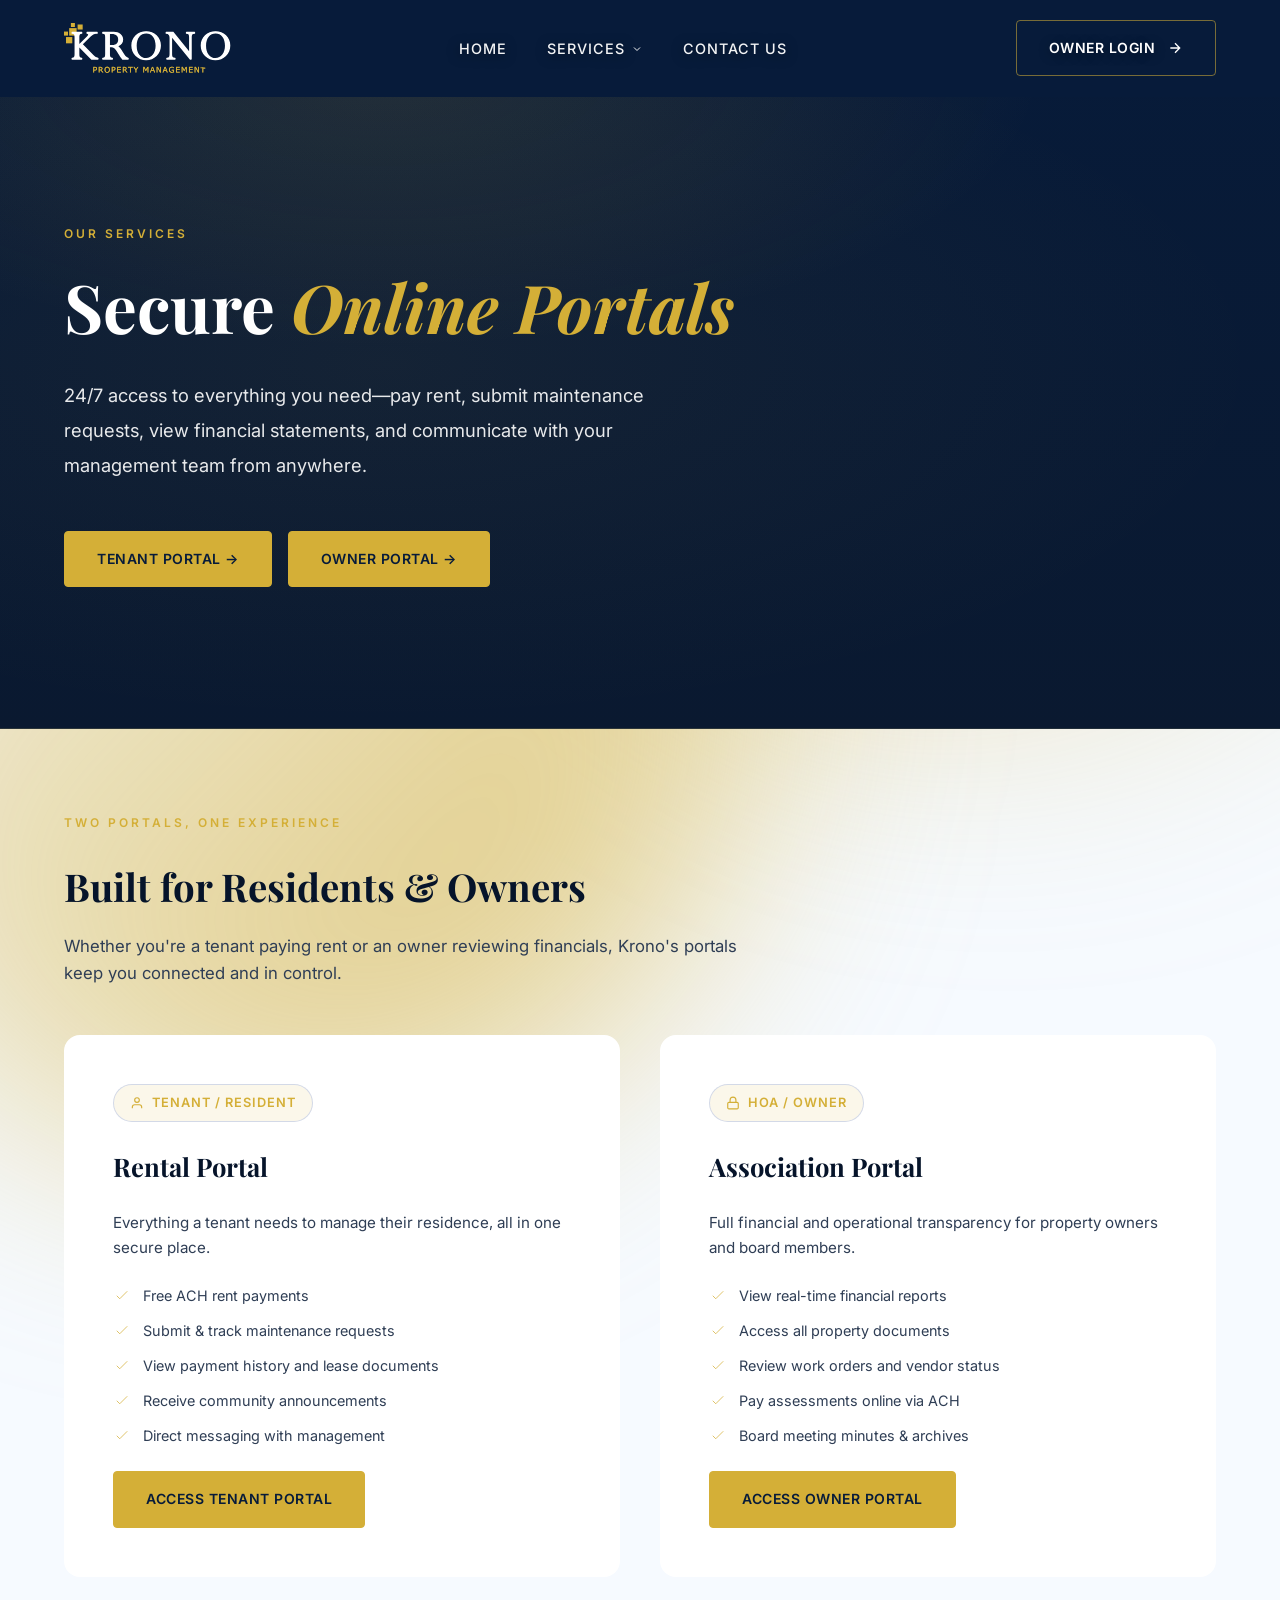
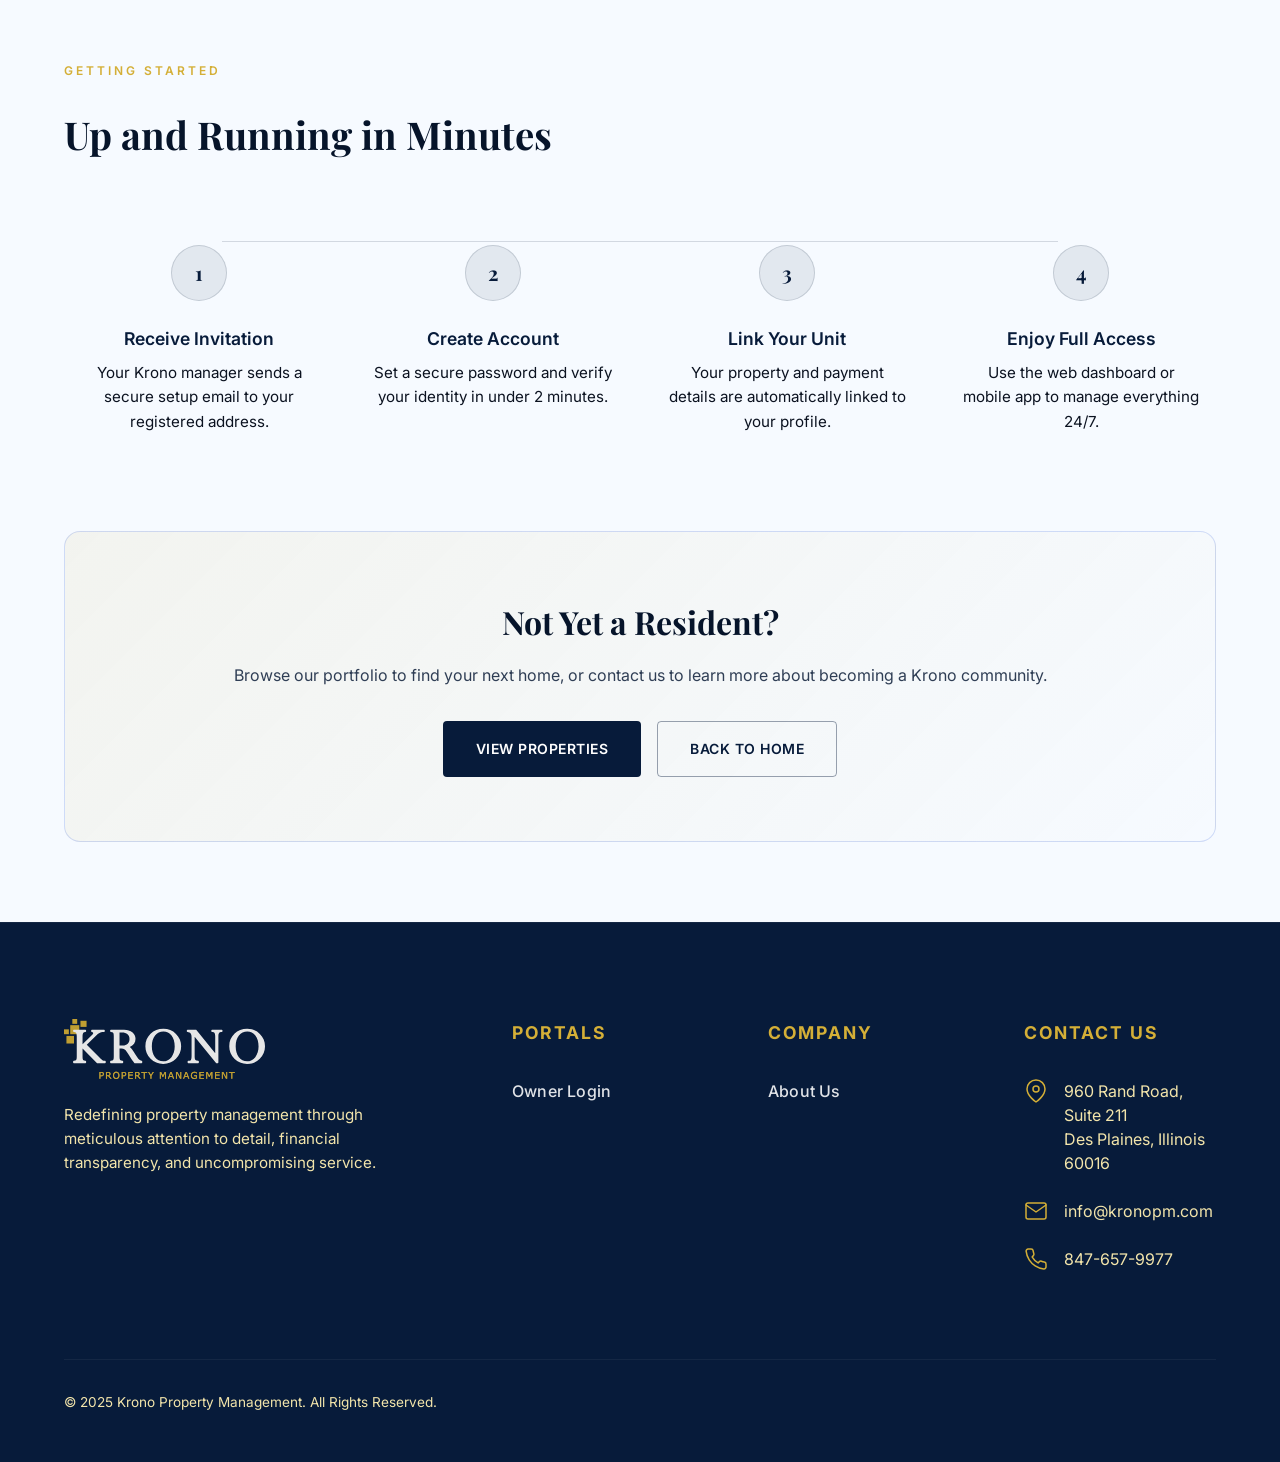
<file: service-portals.html>
<!DOCTYPE html>
<html lang="en">

<head>
  <meta charset="UTF-8">
  <meta name="viewport" content="width=device-width, initial-scale=1.0">
  <title>Online Owner Portals | Krono Property Management</title>
  <link rel="icon" type="image/svg+xml" href="Krono Logo EPS.svg">
  <meta name="description"
    content="Krono's secure online portals for residents and owners—pay rent, submit maintenance requests, and access documents 24/7.">
  <link rel="preconnect" href="https://fonts.googleapis.com">
  <link rel="preconnect" href="https://fonts.gstatic.com" crossorigin>
  <link
    href="https://fonts.googleapis.com/css2?family=Inter:wght@300;400;500;600&family=Playfair+Display:ital,wght@0,600;0,700;1,600&display=swap"
    rel="stylesheet">
  <style>
    :root {
      /* Base (white + blue) */
      --bg-dark: #F6FAFF;
      --bg-darker: #EAF2FF;
      --card-bg: #FFFFFF;
      --brand-navy: #071B3A;

      /* Primary blue */
      --blue-primary: #1D4ED8;
      --blue-hover: #1E40AF;
      --blue-soft: #DBEAFE;

      /* Gold accent (splash) */
      --gold-primary: #D4AF37;
      --gold-light: #F3E5AB;
      --gold-hover: #b5952f;
      --focus-ring: rgba(212, 175, 55, 0.32);

      /* Text */
      --text-main: #0B1220;
      --text-muted: #2F3E55;
      --text-strong: #06142A;
      --text-inverse: #FFFFFF;

      /* Glass */
      --glass-bg: rgba(255, 255, 255, 0.88);
      --glass-border: rgba(29, 78, 216, 0.18);

      --transition-base: all 0.4s cubic-bezier(0.16, 1, 0.3, 1);
    }

    * {
      margin: 0;
      padding: 0;
      box-sizing: border-box;
    }

    html {
      scroll-behavior: smooth;
    }

    html,
    body {
      -ms-overflow-style: none;
      scrollbar-width: none;
      overflow-x: hidden;
      width: 100%;
      position: relative;
    }

    body::-webkit-scrollbar {
      display: none;
    }

    body {
      background: var(--bg-dark);
      color: var(--text-main);
      font-family: 'Inter', sans-serif;
      line-height: 1.6;
    }

    
    /* Layout */
    .container {
      max-width: 1400px;
      margin: 0 auto;
      padding: 0 5%;
      position: relative;
    }

    /* ── NAVIGATION ── */
    nav {
      position: fixed;
      top: 0;
      width: 100%;
      z-index: 1000;
      padding: 1.25rem 0;
      transition: var(--transition-base);
      background: var(--brand-navy);
      border-bottom: 1px solid transparent;
      box-shadow: none;
      overflow: visible;
    }

    .nav-content {
      display: flex;
      justify-content: space-between;
      align-items: center;
    }

    .logo-wrap {
      display: flex;
      align-items: center;
      gap: 12px;
      text-decoration: none;
      position: relative;
    }

    /* Contour Glow */
    .logo-img {
      height: 50px;
      width: auto;
      transition: var(--transition-base);
      position: relative;
      z-index: 1;
      overflow: visible !important;
    }

    /* KRONO text stays white; tagline turns gold */
    .logo-krono {
      fill: white;
      transition: fill 0.3s ease;
    }

    .logo-tagline {
      fill: var(--gold-primary);
      transition: fill 0.3s ease;
    }

    /* Icon remains Gold */
    .logo-icon {
      fill: var(--gold-primary);
      transition: fill 0.3s ease;
    }

    /* Hover effect */
    .logo-wrap:hover .logo-img {
      transform: scale(1.02);
      filter: drop-shadow(0 0 12px rgba(212, 175, 55, 0.4));
    }

    .nav-links {
      display: flex;
      gap: 2.5rem;
      list-style: none;
      align-items: center;
    }

    .nav-links>li {
      position: relative;
    }

    .nav-links a {
      color: rgba(255, 255, 255, 0.95);
      text-decoration: none;
      font-size: 0.9rem;
      font-weight: 500;
      letter-spacing: 1px;
      text-transform: uppercase;
      transition: var(--transition-base);
      position: relative;
      display: flex;
      align-items: center;
      gap: 6px;
      text-shadow: 0 2px 12px rgba(0, 0, 0, 0.55);
      will-change: transform;
    }

    .nav-links a::after {
      content: '';
      position: absolute;
      width: 0;
      height: 2px;
      bottom: -6px;
      left: 0;
      background: linear-gradient(90deg, var(--gold-primary), transparent 70%);
      transition: var(--transition-base);
    }

    .nav-links a:hover {
      color: var(--gold-primary);
      transform: translateY(-1px);
    }

    .nav-links a:hover::after {
      width: 100%;
    }


    .nav-links a:focus-visible {
      color: var(--gold-primary);
    }

    .nav-links a:focus-visible::after {
      width: 100%;
    }

    /* Dropdown Menu */
    .dropdown {
      position: absolute;
      top: 100%;
      left: -10px;
      background: rgba(7, 27, 58, 0.96);
      border: 1px solid rgba(255, 255, 255, 0.12);
      border-radius: 8px;
      min-width: 220px;
      padding: 1rem 0;
      opacity: 0;
      visibility: hidden;
      transform: translateY(10px);
      transition: var(--transition-base);
      box-shadow: 0 10px 30px rgba(0, 0, 0, 0.5);
      z-index: 100;
      list-style: none;
    }

    .nav-links li:hover .dropdown {
      opacity: 1;
      visibility: visible;
      transform: translateY(15px);
      /* Add a little gap */
    }

    .nav-owner-login-btn {
      display: inline-flex;
      align-items: center;
      gap: 6px;
    }

    .dropdown li {
      padding: 0;
    }

    .dropdown a {
      padding: 10px 20px;
      display: flex;
      font-size: 0.85rem;
      text-transform: none;
      letter-spacing: 0.5px;
      font-weight: 500;
    }

    .dropdown a::after {
      display: none;
    }

    .dropdown a:hover {
      background: rgba(29, 78, 216, 0.06);
      padding-left: 25px;
    }

    nav .btn.btn-outline {
      color: var(--text-inverse);
      border-color: rgba(212, 175, 55, 0.55);
      text-shadow: 0 2px 12px rgba(0, 0, 0, 0.45);
      position: relative;
      overflow: hidden;
    }

    nav .btn.btn-outline::after {
      content: '';
      position: absolute;
      left: 14px;
      right: 14px;
      bottom: 10px;
      height: 2px;
      width: 0;
      background: linear-gradient(90deg, var(--gold-primary), transparent 70%);
      transition: var(--transition-base);
      opacity: 0.9;
      pointer-events: none;
    }

    nav .btn.btn-outline:hover {
      background: var(--gold-primary);
      border-color: var(--gold-primary);
      color: var(--brand-navy);
      box-shadow: 0 10px 20px rgba(212, 175, 55, 0.18);
    }

    nav .btn.btn-outline:hover::after,
    nav .btn.btn-outline:focus-visible::after {
      width: calc(100% - 28px);
    }


    
    /* Button Styles */
    .btn {
      display: inline-flex;
      align-items: center;
      justify-content: center;
      gap: 0.75rem;
      padding: 1rem 2rem;
      background: var(--brand-navy);
      color: var(--text-inverse);
      font-weight: 600;
      text-decoration: none;
      border-radius: 4px;
      transition: var(--transition-base);
      border: 1px solid transparent;
      letter-spacing: 0.5px;
      text-transform: uppercase;
      font-size: 0.875rem;
      cursor: pointer;
    }

    .btn:hover {
      background: var(--gold-primary);
      color: var(--brand-navy);
      border-color: var(--gold-primary);
      transform: translateY(-2px);
      box-shadow: 0 10px 20px rgba(212, 175, 55, 0.22);
    }

    .btn-outline {
      background: transparent;
      color: var(--brand-navy);
      border-color: rgba(7, 27, 58, 0.4);
    }

    .btn-outline:hover {
      background: var(--gold-primary);
      border-color: var(--gold-primary);
      color: var(--brand-navy);
      box-shadow: 0 10px 20px rgba(212, 175, 55, 0.18);
    }

    .btn-gold {
      background: var(--gold-primary);
      color: var(--brand-navy);
      border-color: var(--gold-primary);
    }

    .btn-gold:hover {
      background: var(--brand-navy);
      color: var(--text-inverse);
      border-color: var(--brand-navy);
      box-shadow: 0 10px 20px rgba(7, 27, 58, 0.22);
    }

    .nav-links li:hover .dropdown {
      opacity: 1;
      visibility: visible;
      transform: translateY(15px);
    }

    .dropdown li {
      padding: 0;
    }

    .dropdown a {
      padding: 10px 20px;
      display: flex;
      font-size: 0.85rem;
      text-transform: none;
      letter-spacing: 0.5px;
      font-weight: 500;
    }

    .dropdown a::after {
      display: none;
    }

    .dropdown a:hover {
      background: rgba(255, 255, 255, 0.05);
      padding-left: 25px;
    }

    /* Hamburger Menu */
    .hamburger-btn {
      display: none;
      background: none;
      border: none;
      color: white;
      cursor: pointer;
      padding: 0.5rem;
      z-index: 1001;
      transition: var(--transition-base);
    }

    .mobile-menu {
      display: none;
    }

    .page-hero {
      padding: 220px 0 140px;
      background: radial-gradient(1200px 500px at 30% 10%, rgba(212, 175, 55, 0.12), transparent 55%),
        linear-gradient(180deg, var(--brand-navy), #0A1930);
      position: relative;
      overflow: hidden;
      border-bottom: 1px solid rgba(212, 175, 55, 0.12);
    }

    .page-hero::before {
      content: '';
      position: absolute;
      inset: 0;
      background: radial-gradient(ellipse at 30% 50%, rgba(212, 175, 55, 0.06) 0%, transparent 70%);
    }

    .eyebrow {
      display: inline-block;
      font-size: .75rem;
      font-weight: 600;
      letter-spacing: 3px;
      text-transform: uppercase;
      color: var(--gold-primary);
      margin-bottom: 1.5rem;
    }

    .page-hero h1 {
      font-family: 'Playfair Display', serif;
      font-size: clamp(2.25rem, 8vw, 4.2rem);
      line-height: 1.18;
      color: var(--text-inverse);
      margin-bottom: 2rem;
      max-width: 780px;
    }

    .page-hero h1 em {
      color: var(--gold-primary);
      font-style: italic;
    }

    .page-hero p {
      font-size: 1.15rem;
      color: rgba(255, 255, 255, 0.9);
      max-width: 640px;
      margin-bottom: 3rem;
      line-height: 1.9;

    }

    .section-pad {
      padding: 80px 0;
    }

    h2.section-title {
      font-family: 'Playfair Display', serif;
      font-size: clamp(1.8rem, 3vw, 2.5rem);
      color: var(--text-strong);
      margin-bottom: 1rem;
    }

    .lead {
      font-size: 1.05rem;
      color: var(--text-muted);
      margin-bottom: 2.5rem;
      max-width: 700px;
    }

    /* Portal Cards */
    .portal-grid {
      display: grid;
      grid-template-columns: 1fr 1fr;
      gap: 2.5rem;
      margin-top: 3rem;
    }

    .portal-card {
      background: var(--card-bg);
      border: 1px solid rgba(255, 255, 255, 0.06);
      border-radius: 16px;
      padding: 3rem;
      display: flex;
      flex-direction: column;
      gap: 1.5rem;
      transition: var(--transition-base);
      position: relative;
      overflow: hidden;
    }

    .portal-card::after {
      content: '';
      position: absolute;
      bottom: 0;
      left: 0;
      right: 0;
      height: 3px;
      background: linear-gradient(90deg, var(--gold-primary), transparent);
      transform: scaleX(0);
      transform-origin: left;
      transition: transform 0.4s ease;
    }

    .portal-card:hover {
      border-color: var(--glass-border);
      transform: translateY(-5px);
    }

    .portal-card:hover::after {
      transform: scaleX(1);
    }

    .portal-badge {
      display: inline-flex;
      align-items: center;
      gap: 8px;
      background: rgba(212, 175, 55, 0.1);
      border: 1px solid var(--glass-border);
      color: var(--gold-primary);
      padding: .5rem 1rem;
      border-radius: 50px;
      font-size: .8rem;
      font-weight: 600;
      letter-spacing: 1px;
      text-transform: uppercase;
      width: fit-content;
    }

    .portal-card h3 {
      font-family: 'Playfair Display', serif;
      font-size: 1.6rem;
      color: var(--text-strong);
    }

    .portal-card p {
      color: var(--text-muted);
      font-size: .95rem;
    }

    .feature-list {
      list-style: none;
      display: flex;
      flex-direction: column;
      gap: .75rem;
    }

    .feature-list li {
      display: flex;
      align-items: flex-start;
      gap: .75rem;
      color: var(--text-muted);
      font-size: .9rem;
    }

    .feature-list li svg {
      width: 18px;
      height: 18px;
      stroke: var(--gold-primary);
      flex-shrink: 0;
      margin-top: 2px;
    }

    .portal-action {
      margin-top: auto;
      display: flex;
      gap: 1rem;
      flex-wrap: wrap;
    }

    /* Steps */
    .steps-grid {
      display: grid;
      grid-template-columns: repeat(4, 1fr);
      gap: 1.5rem;
      margin-top: 3rem;
      position: relative;
    }

    .steps-grid::before {
      content: '';
      position: absolute;
      top: 28px;
      left: calc(12.5% + 14px);
      right: calc(12.5% + 14px);
      height: 1px;
      background: rgba(7, 27, 58, 0.15);
      pointer-events: none;
    }

    .step-card {
      text-align: center;
      padding: 2rem 1rem;
    }

    .step-num {
      width: 56px;
      height: 56px;
      border-radius: 50%;
      background: rgba(7, 27, 58, 0.08);
      border: 1px solid rgba(7, 27, 58, 0.15);
      display: flex;
      align-items: center;
      justify-content: center;
      font-family: 'Playfair Display', serif;
      font-size: 1.25rem;
      color: var(--brand-navy);
      margin: 0 auto 1.5rem;
      font-weight: 700;
    }

    .step-card h4 {
      font-size: 1.1rem;
      color: var(--brand-navy);
      margin-bottom: .5rem;
      font-weight: 600;
    }

    .step-card p {
      font-size: 0.95rem;
      color: var(--text-main);
      font-weight: 400;
    }

    .cta-band {
      background: linear-gradient(135deg, rgba(212, 175, 55, 0.08) 0%, rgba(248, 250, 252, 0) 100%);
      border: 1px solid var(--glass-border);
      border-radius: 16px;
      padding: 4rem;
      text-align: center;
      margin-top: 4rem;
    }

    .cta-band h2 {
      font-family: 'Playfair Display', serif;
      font-size: 2rem;
      color: var(--text-strong);
      margin-bottom: 1rem;
    }

    .cta-band p {
      color: var(--text-muted);
      margin-bottom: 2rem;
    }

    .btn-group {
      display: flex;
      gap: 1rem;
      justify-content: center;
      flex-wrap: wrap;
    }

    /* ── FOOTER ── */
    footer {
      background: var(--brand-navy);
      padding: 6rem 0 3rem;
      border-top: 1px solid rgba(255, 255, 255, 0.05);
    }

    .footer-grid {
      display: grid;
      grid-template-columns: 2fr 1fr 1fr 1fr;
      gap: 4rem;
      margin-bottom: 4rem;
    }

    .footer-brand .logo-wrap {
      margin-bottom: 1.5rem;
    }

    .footer-desc {
      max-width: 350px;
      margin-bottom: 2rem;
      font-size: 0.95rem;
      color: var(--gold-light);
    }

    .footer-heading {
      font-family: 'Inter', sans-serif;
      font-size: 1.1rem;
      text-transform: uppercase;
      letter-spacing: 2px;
      margin-bottom: 2rem;
      color: var(--gold-primary);
    }

    .footer-links {
      list-style: none;
    }

    .footer-links li {
      margin-bottom: 1rem;
    }

    .footer-links a {
      color: rgba(255, 255, 255, 0.88);
      text-decoration: none;
      transition: var(--transition-base);
      font-weight: 500;
      letter-spacing: 0.2px;
      position: relative;
    }

    .footer-links a:hover {
      color: var(--gold-primary);
      padding-left: 8px;
    }

    .footer-links a::after {
      content: '';
      position: absolute;
      left: 0;
      bottom: -6px;
      width: 0;
      height: 1px;
      background: linear-gradient(90deg, var(--gold-primary), transparent);
      transition: var(--transition-base);
      opacity: 0.9;
    }

    .footer-links a:hover::after,
    .footer-links a:focus-visible::after {
      width: 100%;
    }

    .contact-item {
      display: flex;
      align-items: flex-start;
      gap: 1rem;
      margin-bottom: 1.5rem;
      color: var(--gold-light);
    }

    .contact-item svg {
      width: 24px;
      height: 24px;
      stroke: var(--gold-primary);
      flex-shrink: 0;
    }

    .contact-item p {
      font-size: 1rem;
      line-height: 1.5;
      color: inherit;
      display: inline-block;
      position: relative;
    }

    .contact-item a {
      color: inherit;
      text-decoration: none;
    }

    .contact-item p::after {
      content: '';
      position: absolute;
      left: 0;
      bottom: -6px;
      width: 0;
      height: 1px;
      background: linear-gradient(90deg, var(--gold-primary), transparent);
      transition: var(--transition-base);
      opacity: 0.9;
    }

    .contact-item:hover {
      color: var(--gold-primary);
    }

    .contact-item:hover p {
      transform: translateX(6px);
      transition: var(--transition-base);
    }

    .contact-item:hover p::after,
    .contact-item:focus-within p::after {
      width: 100%;
    }

    .footer-contact .footer-heading {
      position: relative;
      display: inline-block;
    }

    .footer-contact .footer-heading::after {
      content: '';
      position: absolute;
      left: 0;
      bottom: -10px;
      width: 0;
      height: 2px;
      background: linear-gradient(90deg, var(--gold-primary), transparent);
      transition: var(--transition-base);
      opacity: 0.95;
    }

    .footer-contact:hover .footer-heading::after {
      width: 100%;
    }

    .footer-bottom {
      padding-top: 2rem;
      border-top: 1px solid rgba(255, 255, 255, 0.05);
      display: flex;
      justify-content: space-between;
      align-items: center;
      color: var(--gold-light);
      font-size: 0.85rem;
    }

    .footer-bottom p {
      color: inherit;
    }

    .social-links {
      display: flex;
      gap: 1rem;
    }

    .social-links a {
      display: flex;
      align-items: center;
      justify-content: center;
      width: 40px;
      height: 40px;
      border-radius: 50%;
      background: rgba(255, 255, 255, 0.03);
      color: var(--text-inverse);
      text-decoration: none;
      transition: var(--transition-base);
      border: 1px solid rgba(255, 255, 255, 0.05);
    }

    .social-links a:hover {
      background: var(--gold-primary);
      color: var(--bg-dark);
      transform: translateY(-3px);
    }

    .social-links svg {
      width: 18px;
      height: 18px;
      fill: currentColor;
    }

    .fade-up {
      opacity: 0;
      transform: translateY(30px);
      transition: opacity .8s cubic-bezier(.16, 1, .3, 1), transform .8s cubic-bezier(.16, 1, .3, 1);
    }

    .fade-up.visible {
      opacity: 1;
      transform: translateY(0);
    }

    .delay-100 {
      transition-delay: .1s;
    }

    .delay-200 {
      transition-delay: .2s;
    }

    .delay-300 {
      transition-delay: .3s;
    }

    @media (max-width: 1024px) {
      .footer-grid {
        grid-template-columns: 1fr 1fr;
      }
    }

    @media(max-width:768px) {
      .nav-links {
        display: none;
      }

      nav .nav-owner-login-btn {
        display: none;
      }

      .logo-img {
        height: 40px;
      }

      .hamburger-btn {
        display: flex;
        align-items: center;
        justify-content: center;
        width: 40px;
        height: 40px;
      }

      .hamburger-btn svg {
        width: 30px;
        height: 30px;
      }

      .mobile-menu {
        display: block;
        position: absolute;
        top: 100%;
        left: 0;
        width: 100%;
        background: var(--brand-navy);
        border-top: none;
        box-shadow: 0 10px 30px rgba(0, 0, 0, 0.5);
        max-height: 0;
        overflow: hidden;
        transition: max-height 0.4s cubic-bezier(0.16, 1, 0.3, 1);
      }

      .mobile-menu.active {
        max-height: 600px;
      }

      .mobile-menu-inner {
        padding: 1.5rem 5%;
        display: flex;
        flex-direction: column;
        gap: 0.5rem;
      }

      .mobile-menu a {
        color: var(--text-inverse);
        text-decoration: none;
        font-size: 1rem;
        font-weight: 500;
        letter-spacing: 0.5px;
        text-transform: uppercase;
        padding: 0.75rem 0;
        border-bottom: 1px solid rgba(255, 255, 255, 0.05);
        transition: color 0.3s;
      }

      .mobile-menu a:last-child {
        border-bottom: none;
      }

      .mobile-menu a:hover {
        color: var(--gold-primary);
      }

      .mobile-menu a.mobile-contact-btn {
        color: var(--gold-primary);
        margin-top: 0.5rem;
      }

      .mobile-dropdown-btn {
        width: 100%;
        display: flex;
        justify-content: space-between;
        align-items: center;
        background: none;
        border: none;
        color: var(--text-inverse);
        font-size: 1rem;
        font-weight: 500;
        letter-spacing: 0.5px;
        text-transform: uppercase;
        padding: 0.75rem 0;
        border-bottom: 1px solid rgba(255, 255, 255, 0.05);
        cursor: pointer;
        font-family: 'Inter', sans-serif;
      }
      
      .mobile-dropdown-btn svg {
        transition: transform 0.3s ease;
      }
      
      .mobile-dropdown.active .mobile-dropdown-btn svg {
        transform: rotate(180deg);
      }

      .mobile-submenu {
        max-height: 0;
        overflow: hidden;
        transition: max-height 0.3s ease;
        display: flex;
        flex-direction: column;
        background: rgba(0, 0, 0, 0.15);
        margin: 0 -5%;
      }
      
      .mobile-dropdown.active .mobile-submenu {
        max-height: 400px;
      }

      .mobile-submenu a {
        padding: 0.75rem 10%;
        font-size: 0.9rem;
        text-transform: none;
        border-bottom: 1px solid rgba(255, 255, 255, 0.02);
      }

      .portal-grid {
        grid-template-columns: 1fr;
      }

      .steps-grid {
        grid-template-columns: 1fr 1fr;
      }

      .steps-grid::before {
        display: none;
      }

      .cta-band {
        padding: 2.5rem 1.5rem;
      }

      .btn-group {
        flex-direction: column;
        align-items: center;
      }

      .footer-grid {
        grid-template-columns: 1fr;
        gap: 3rem;
      }

      .footer-bottom {
        flex-direction: column;
        gap: 1.5rem;
        text-align: center;
      }
    }

    /* Background Decorations */
    .bg-glow {
      position: fixed;
      width: 1000px;
      height: 1000px;
      border-radius: 50%;
      background: linear-gradient(135deg, rgba(212, 175, 55, 0.3), transparent);
      filter: blur(120px);
      pointer-events: none;
      z-index: -1;
    }

    .bg-glow-tr {
      top: -250px;
      right: -250px;
      background: linear-gradient(135deg, rgba(212, 175, 55, 0.75), transparent);
    }

    .bg-glow-bl {
      bottom: -250px;
      left: -250px;
      background: linear-gradient(315deg, rgba(212, 175, 55, 0.75), transparent);
    }
  </style>
  <link rel="stylesheet" href="transitions.css">
  <script src="transitions.js" defer></script>
</head>

<body>
  <div id="page-transition-loader">
    <div class="loader-spinner"></div>
  </div>
  <button id="back-to-top" aria-label="Back to top">↑</button>

  <!-- Background Decorations -->
  <div class="bg-glow bg-glow-tr"></div>
  <div class="bg-glow bg-glow-bl"></div>

  <!-- Navigation -->
  <nav id="navbar">
    <div class="container nav-content">
      <a href="index.html" class="logo-wrap">
        <svg class="logo-img" viewBox="0 0 230 69" xmlns="http://www.w3.org/2000/svg">
          <g transform="matrix(0.13333333,0,0,-0.13333333,0,68.64)">
            <!-- Icon -->
            <path class="logo-icon" d="M 41.6719,384.426 H 0 v 41.668 h 41.6719 v -41.668" />
            <path class="logo-icon" d="M 112.922,473.18 H 71.25 v 41.668 h 41.672 V 473.18" />
            <path class="logo-icon" d="M 130.828,384.43 H 53.3281 v 77.5 h 77.4999 v -77.5" />
            <path class="logo-icon" d="m 85.8281,304.43 h -65 v 65 h 65 v -65" />
            <path class="logo-icon" d="m 193.328,446.93 h -52.5 v 52.5 h 52.5 v -52.5" />
            <!-- KRONO -->
            <path class="logo-krono"
              d="m 285.652,135.449 c -1.726,0 -3.386,0.696 -4.605,1.922 L 158.801,260.934 V 193.57 c 0,-18.379 2.918,-26.652 5.359,-30.351 3.008,-4.535 9.356,-6.84 18.86,-6.84 3.574,0 6.484,-2.902 6.484,-6.481 v -7.968 c 0,-3.578 -2.91,-6.481 -6.484,-6.481 H 84.5781 c -3.5742,0 -6.4843,2.903 -6.4843,6.481 v 7.968 c 0,3.579 2.9101,6.481 6.4843,6.481 9.6875,0 16.1639,2.312 19.2379,6.875 2.493,3.695 5.454,11.937 5.454,30.277 v 171.485 c 0,18.902 -2.891,27.14 -5.325,30.726 -3,4.418 -9.5114,6.66 -19.3669,6.66 -3.5742,0 -6.4843,2.903 -6.4843,6.481 v 7.969 c 0,3.578 2.9101,6.48 6.4843,6.48 H 183.02 c 3.574,0 6.484,-2.902 6.484,-6.48 v -7.969 c 0,-3.578 -2.91,-6.481 -6.484,-6.481 -9.36,0 -15.469,-2.289 -18.665,-7 -2.539,-3.742 -5.554,-12.043 -5.554,-30.347 v -67.504 l 78.777,77.472 c 11.16,11.137 12.363,16.555 12.363,18.36 0,1.828 0,6.672 -12.199,9.148 -3.015,0.614 -5.191,3.27 -5.191,6.352 v 7.969 c 0,3.578 2.91,6.48 6.48,6.48 h 103.828 c 3.575,0 6.489,-2.902 6.489,-6.48 v -7.969 c 0,-3.578 -2.914,-6.481 -6.489,-6.481 H 329.27 c -7.2,0 -15.774,-2.554 -25.5,-7.593 -10.04,-5.204 -19.383,-12.172 -27.774,-20.704 L 195.02,294.047 304.109,183.512 c 10.813,-11.207 19.075,-18.457 24.614,-21.602 5.203,-2.965 12.879,-4.832 22.808,-5.547 3.391,-0.25 6.02,-3.066 6.02,-6.465 v -7.968 c 0,-3.578 -2.91,-6.481 -6.488,-6.481 h -65.411" />
            <path class="logo-krono"
              d="m 84.5781,141.93 v 7.968 c 12.0313,0 20.2349,3.243 24.6099,9.735 4.375,6.484 6.566,17.785 6.566,33.898 v 171.485 c 0,16.57 -2.152,28.027 -6.445,34.363 -4.297,6.34 -12.5434,9.504 -24.7309,9.504 v 7.969 H 183.02 v -7.969 c -11.567,0 -19.575,-3.281 -24.028,-9.844 -4.453,-6.562 -6.679,-17.891 -6.679,-33.984 v -82.969 l 89.804,88.32 c 9.543,9.52 14.309,17.176 14.309,22.977 0,7.98 -5.801,13.144 -17.395,15.5 v 7.969 h 103.828 v -7.969 H 329.27 c -8.286,0 -17.778,-2.774 -28.481,-8.32 -10.699,-5.547 -20.508,-12.852 -29.41,-21.915 l -85.52,-84.543 113.645,-115.144 c 11.25,-11.66 19.922,-19.219 26.016,-22.688 6.089,-3.464 14.609,-5.585 25.543,-6.375 V 141.93 H 285.652 L 152.313,276.695 V 193.57 c 0,-16.125 2.152,-27.433 6.449,-33.925 4.297,-6.497 12.383,-9.747 24.258,-9.747 V 141.93 H 84.5781" />
            <path class="logo-krono"
              d="m 502.805,287.156 c 18.523,0 32.547,5.051 42.859,15.434 10.32,10.394 15.344,23.93 15.344,41.371 0,16.824 -5.547,30.008 -16.953,40.301 -11.457,10.328 -26.985,15.562 -46.172,15.562 H 475.535 V 287.156 Z M 607.336,135.449 c -1.926,0 -3.75,0.86 -4.992,2.34 -11.707,14.109 -26.004,34.984 -42.5,62.035 -17,27.535 -30.332,45.219 -39.61,52.535 -8.828,6.965 -18.281,10.356 -28.918,10.356 h -15.781 v -69.137 c 0,-18.465 3.098,-26.652 5.695,-30.273 3.301,-4.598 9.766,-6.926 19.231,-6.926 3.57,0 6.48,-2.902 6.48,-6.481 v -7.968 c 0,-3.578 -2.91,-6.481 -6.48,-6.481 h -98.906 c -3.578,0 -6.489,2.903 -6.489,6.481 v 7.968 c 0,3.579 2.911,6.481 6.489,6.481 9.832,0 16.343,2.269 19.343,6.742 2.442,3.641 5.34,11.871 5.34,30.41 v 172.422 c 0,18.504 -2.82,26.531 -5.191,30.008 -2.922,4.273 -9.477,6.441 -19.492,6.441 -3.578,0 -6.489,2.903 -6.489,6.481 v 7.969 c 0,3.578 2.911,6.48 6.489,6.48 h 112.73 c 29.211,0 53.02,-7.312 70.766,-21.727 18.152,-14.738 27.359,-33.824 27.359,-56.707 0,-33.039 -16.64,-56.402 -49.5,-69.601 5.293,-4.442 10.488,-9.66 15.559,-15.609 8.113,-9.532 18.797,-25.418 31.746,-47.239 13.973,-23.265 24.93,-38.64 32.539,-45.664 6.953,-6.398 14.109,-9.91 21.289,-10.422 3.398,-0.246 6.023,-3.066 6.023,-6.465 v -7.968 c 0,-3.578 -2.91,-6.481 -6.48,-6.481 h -56.25" />
            <path class="logo-krono"
              d="M 497.883,406.305 H 469.055 V 280.68 h 33.75 c 20.156,0 35.972,5.781 47.461,17.343 11.48,11.563 17.222,26.875 17.222,45.938 0,18.594 -6.367,33.633 -19.097,45.117 -12.739,11.485 -29.575,17.227 -50.508,17.227 z m -6.567,-137.11 h -22.261 v -75.617 c 0,-16.289 2.3,-27.637 6.914,-34.051 4.605,-6.425 12.769,-9.629 24.492,-9.629 v -7.968 h -98.906 v 7.968 c 12.183,0 20.425,3.204 24.722,9.618 4.297,6.406 6.45,17.746 6.45,34.015 v 172.422 c 0,16.258 -2.114,27.481 -6.332,33.66 -4.215,6.184 -12.5,9.27 -24.84,9.27 v 7.969 h 112.73 c 27.817,0 50.039,-6.758 66.684,-20.274 16.636,-13.515 24.961,-30.742 24.961,-51.68 0,-33.75 -18.91,-56.25 -56.719,-67.5 8.301,-5.312 16.402,-12.617 24.324,-21.914 7.91,-9.289 18.281,-24.738 31.106,-46.339 14.382,-23.946 25.625,-39.649 33.718,-47.118 8.094,-7.461 16.504,-11.504 25.227,-12.129 v -7.968 h -56.25 c -11.566,13.925 -25.551,34.343 -41.953,61.269 -17.5,28.34 -31.211,46.426 -41.137,54.246 -9.922,7.832 -20.894,11.75 -32.93,11.75" />
            <path class="logo-krono"
              d="m 851.875,406.621 c -30.391,0 -53.992,-11.086 -72.156,-33.887 -18.274,-22.929 -27.531,-54.058 -27.531,-92.523 0,-38.508 9.16,-69.941 27.246,-93.434 17.929,-23.297 40.781,-34.621 69.863,-34.621 29.394,0 52.59,11.594 70.918,35.442 18.469,24.035 27.832,54.558 27.832,90.738 0,38.965 -9.16,70.551 -27.238,93.883 -17.926,23.148 -40.477,34.402 -68.934,34.402 z m -2.109,-277.969 c -42.52,0 -78.996,14.828 -108.399,44.075 -29.414,29.25 -44.336,65.574 -44.336,107.953 0,42.41 14.864,78.312 44.16,106.722 29.247,28.352 66.172,42.727 109.747,42.727 42.343,0 78.691,-14.582 108.015,-43.336 29.356,-28.797 44.247,-64.492 44.247,-106.113 0,-42.387 -14.997,-78.711 -44.579,-107.969 -29.558,-29.234 -66.187,-44.059 -108.855,-44.059" />
            <path class="logo-krono"
              d="m 745.703,280.211 c 0,-40.156 9.531,-72.617 28.594,-97.383 19.062,-24.765 44.062,-37.148 75,-37.148 31.25,0 56.601,12.656 76.055,37.968 19.453,25.313 29.179,56.875 29.179,94.688 0,40.625 -9.531,73.242 -28.593,97.852 -19.063,24.609 -43.75,36.914 -74.063,36.914 -32.187,0 -57.93,-12.11 -77.227,-36.329 -19.296,-24.218 -28.945,-56.406 -28.945,-96.562 z m -42.187,0.469 c 0,40.781 14.062,74.804 42.187,102.07 28.125,27.266 63.203,40.898 105.235,40.898 40.781,0 75.273,-13.828 103.476,-41.484 28.203,-27.656 42.305,-61.484 42.305,-101.484 0,-40.782 -14.219,-75.235 -42.656,-103.36 -28.438,-28.125 -63.204,-42.187 -104.297,-42.187 -40.938,0 -75.547,14.062 -103.828,42.187 -28.282,28.125 -42.422,62.578 -42.422,103.36" />
            <path class="logo-krono"
              d="m 1307.15,135.449 c -1.95,0 -3.79,0.875 -5.02,2.387 L 1118.85,362.777 V 187.906 c 0,-11.832 2.19,-20.164 6.54,-24.758 4.25,-4.492 12.01,-6.769 23.07,-6.769 3.57,0 6.48,-2.902 6.48,-6.481 v -7.968 c 0,-3.578 -2.91,-6.481 -6.48,-6.481 h -83.44 c -3.57,0 -6.48,2.903 -6.48,6.481 v 7.968 c 0,3.579 2.91,6.481 6.48,6.481 10.93,0 18.19,2.547 21.58,7.574 2.71,4.016 5.92,13.012 5.92,33.094 v 160.926 c 0,15.722 -2.69,26.914 -7.98,33.257 -5.17,6.208 -14.24,9.969 -26.94,11.204 -3.32,0.32 -5.86,3.113 -5.86,6.449 v 7.969 c 0,3.578 2.91,6.48 6.48,6.48 h 70.57 c 1.96,0 3.81,-0.887 5.04,-2.41 l 161.19,-199.711 v 142.437 c 0,19.2 -3.22,27.723 -5.93,31.493 -3.46,4.82 -10.55,7.261 -21.1,7.261 -3.58,0 -6.49,2.903 -6.49,6.481 v 7.969 c 0,3.578 2.91,6.48 6.49,6.48 h 82.97 c 3.57,0 6.48,-2.902 6.48,-6.48 v -7.969 c 0,-3.578 -2.91,-6.481 -6.48,-6.481 -11.19,0 -18.82,-2.363 -22.66,-7.019 -2.85,-3.457 -6.25,-11.442 -6.25,-29.86 V 141.93 c 0,-3.578 -2.91,-6.481 -6.48,-6.481 h -8.42" />
            <path class="logo-krono"
              d="m 1267.99,408.883 v 7.969 h 82.97 v -7.969 c -13.28,0 -22.5,-3.125 -27.66,-9.375 -5.16,-6.25 -7.73,-17.578 -7.73,-33.985 V 141.93 h -8.42 L 1112.36,380.992 V 187.906 c 0,-13.605 2.78,-23.34 8.32,-29.211 5.55,-5.867 14.81,-8.797 27.78,-8.797 v -7.968 h -83.44 v 7.968 c 13.28,0 22.27,3.477 26.95,10.438 4.69,6.953 7.03,19.191 7.03,36.711 v 160.926 c 0,17.363 -3.16,29.836 -9.49,37.414 -6.33,7.586 -16.76,12.09 -31.29,13.496 v 7.969 h 70.57 L 1301.5,202.867 v 160.781 c 0,16.875 -2.38,28.633 -7.14,35.274 -4.77,6.641 -13.56,9.961 -26.37,9.961" />
            <path class="logo-krono"
              d="m 1569.95,406.621 c -30.39,0 -53.99,-11.086 -72.16,-33.887 -18.27,-22.929 -27.53,-54.058 -27.53,-92.523 0,-38.508 9.16,-69.941 27.25,-93.434 17.93,-23.297 40.78,-34.621 69.86,-34.621 29.4,0 52.59,11.594 70.92,35.442 18.47,24.035 27.83,54.558 27.83,90.738 0,38.965 -9.16,70.551 -27.23,93.883 -17.93,23.148 -40.48,34.402 -68.94,34.402 z m -2.11,-277.969 c -42.52,0 -78.99,14.828 -108.4,44.075 -29.41,29.25 -44.33,65.574 -44.33,107.953 0,42.41 14.86,78.312 44.16,106.722 29.25,28.352 66.17,42.727 109.74,42.727 42.35,0 78.69,-14.582 108.02,-43.336 29.36,-28.797 44.25,-64.492 44.25,-106.113 0,-42.387 -15,-78.711 -44.58,-107.969 -29.56,-29.234 -66.19,-44.059 -108.86,-44.059" />
            <path class="logo-krono"
              d="m 1463.78,280.211 c 0,-40.156 9.53,-72.617 28.59,-97.383 19.07,-24.765 44.07,-37.148 75,-37.148 31.25,0 56.6,12.656 76.06,37.968 19.45,25.313 29.18,56.875 29.18,94.688 0,40.625 -9.53,73.242 -28.6,97.852 -19.06,24.609 -43.75,36.914 -74.06,36.914 -32.19,0 -57.93,-12.11 -77.23,-36.329 -19.29,-24.218 -28.94,-56.406 -28.94,-96.562 z m -42.19,0.469 c 0,40.781 14.06,74.804 42.19,102.07 28.12,27.266 63.2,40.898 105.23,40.898 40.78,0 75.28,-13.828 103.48,-41.484 28.2,-27.656 42.3,-61.484 42.3,-101.484 0,-40.782 -14.21,-75.235 -42.65,-103.36 -28.438,-28.125 -63.2,-42.187 -104.3,-42.187 -40.94,0 -75.55,14.062 -103.83,42.187 -28.28,28.125 -42.42,62.578 -42.42,103.36" />
            <!-- Tagline -->
            <path class="logo-tagline"
              d="m 317.898,30.9297 c 3.04,0 5.532,0.2695 7.422,0.8125 1.821,0.5195 3.325,1.3594 4.453,2.4922 1.145,1.1719 1.965,2.4101 2.434,3.6875 0.477,1.289 0.715,2.7656 0.715,4.3984 0,1.8906 -0.332,3.543 -0.988,4.9258 -0.645,1.3594 -1.629,2.4805 -2.942,3.3398 -1.16,0.7539 -2.515,1.3047 -4.043,1.6368 -1.543,0.3359 -3.531,0.5117 -5.918,0.5117 h -6.929 V 30.9297 Z M 303.645,1.21094 c -0.403,0 -0.723,0.32031 -0.723,0.71875 V 60.0938 c 0,0.3945 0.32,0.7187 0.723,0.7187 h 15.781 c 3.535,0 6.57,-0.3047 9.031,-0.9023 2.5,-0.5977 4.746,-1.5586 6.68,-2.8477 2.304,-1.543 4.109,-3.4961 5.371,-5.8008 1.262,-2.3164 1.902,-5.2617 1.902,-8.7461 0,-2.6601 -0.476,-5.1679 -1.402,-7.4414 -0.93,-2.2812 -2.258,-4.289 -3.93,-5.957 -2.058,-2.0664 -4.539,-3.6445 -7.371,-4.6797 -2.793,-1.0312 -6.355,-1.5469 -10.598,-1.5469 h -7.007 V 1.92969 c 0,-0.39844 -0.325,-0.71875 -0.723,-0.71875 h -7.734" />
            <path class="logo-tagline"
              d="m 333.645,42.3203 c 0,2 -0.352,3.75 -1.055,5.2344 -0.703,1.4844 -1.77,2.6953 -3.203,3.6328 -1.25,0.8086 -2.676,1.3867 -4.282,1.7383 -1.597,0.3515 -3.621,0.5273 -6.074,0.5273 h -7.652 V 30.2109 h 6.519 c 3.125,0 5.665,0.2813 7.622,0.8399 1.953,0.5547 3.543,1.4531 4.761,2.6758 1.223,1.25 2.09,2.5664 2.602,3.9453 0.508,1.375 0.762,2.9297 0.762,4.6484 z m 8.043,0.1953 c 0,-2.5781 -0.45,-4.9726 -1.344,-7.1679 -0.903,-2.1993 -2.16,-4.1133 -3.774,-5.7227 -2,-2.0039 -4.375,-3.5078 -7.105,-4.5117 -2.738,-1.0078 -6.184,-1.5039 -10.356,-1.5039 h -7.73 V 1.92969 h -7.734 V 60.0938 h 15.781 c 3.484,0 6.441,-0.293 8.867,-0.879 2.422,-0.5859 4.566,-1.5039 6.441,-2.7539 2.219,-1.4843 3.926,-3.332 5.137,-5.5468 1.215,-2.2188 1.817,-5.0118 1.817,-8.3985" />
            <path class="logo-tagline"
              d="m 375.43,32.2188 c 2.383,0 4.48,0.2148 6.242,0.6289 1.707,0.3984 3.125,1.1328 4.324,2.2304 1.082,1.0117 1.902,2.1914 2.41,3.5 0.528,1.3321 0.793,3.0664 0.793,5.1485 0,1.5547 -0.273,2.9453 -0.808,4.1367 -0.539,1.168 -1.399,2.1367 -2.649,2.957 -1.047,0.6992 -2.304,1.1914 -3.73,1.4766 -1.492,0.2969 -3.262,0.4375 -5.293,0.4375 H 368.34 V 32.2188 Z m 22.539,-31.00786 -20,23.37886 -9.629,-0.2382 V 1.92969 c 0,-0.39844 -0.32,-0.71875 -0.723,-0.71875 h -7.734 c -0.403,0 -0.723,0.32031 -0.723,0.71875 V 60.0938 c 0,0.3945 0.32,0.7187 0.723,0.7187 h 16.289 c 3.562,0 6.562,-0.2383 8.926,-0.6953 2.429,-0.4766 4.636,-1.3281 6.574,-2.5391 2.207,-1.3906 3.953,-3.164 5.183,-5.2695 1.243,-2.1289 1.875,-4.832 1.875,-8.0352 0,-4.3359 -1.113,-8.0234 -3.308,-10.957 -2,-2.6797 -4.719,-4.7773 -8.098,-6.2461 L 408.555,2.39844 c 0.183,-0.21485 0.222,-0.51172 0.105,-0.76563 -0.113,-0.26172 -0.367,-0.42187 -0.652,-0.42187 h -10.039" />
            <path class="logo-tagline"
              d="m 389.922,43.7266 c 0,1.6679 -0.293,3.1445 -0.879,4.4336 -0.586,1.289 -1.555,2.3711 -2.91,3.2617 -1.121,0.75 -2.449,1.2773 -3.985,1.582 -1.535,0.3008 -3.347,0.4492 -5.429,0.4492 h -9.102 V 31.5 h 7.813 c 2.453,0 4.582,0.2148 6.406,0.6445 1.824,0.4297 3.367,1.2305 4.648,2.4024 1.172,1.0937 2.039,2.3515 2.598,3.7695 0.559,1.4141 0.84,3.2227 0.84,5.4102 z M 408.008,1.92969 H 397.969 L 378.516,25.0547 H 367.617 V 1.92969 h -7.734 V 60.0938 h 16.289 c 3.516,0 6.445,-0.2266 8.789,-0.6836 2.344,-0.461 4.453,-1.2696 6.328,-2.4414 2.109,-1.3282 3.762,-3 4.941,-5.0196 1.18,-2.0234 1.778,-4.582 1.778,-7.6758 0,-4.1914 -1.055,-7.707 -3.164,-10.5273 -2.11,-2.8242 -5.008,-4.9531 -8.711,-6.3867 L 408.008,1.92969" />
            <path class="logo-tagline"
              d="m 447.219,53.9063 c -5.664,0 -10.16,-1.9805 -13.371,-5.8946 -3.25,-3.9492 -4.895,-9.6758 -4.895,-17.0195 0,-7.418 1.672,-13.1563 4.981,-17.0547 3.285,-3.8633 7.746,-5.82031 13.285,-5.82031 5.601,0 9.949,1.90231 13.258,5.82031 3.293,3.8945 4.961,9.6328 4.961,17.0547 0,7.3476 -1.649,13.0742 -4.911,17.0195 -3.23,3.9141 -7.707,5.8946 -13.308,5.8946 z M 447.18,0 c -4.172,0 -8.008,0.699219 -11.426,2.07813 -3.43,1.39453 -6.391,3.4414 -8.801,6.08593 -2.402,2.64844 -4.269,5.92184 -5.558,9.74614 -1.278,3.8203 -1.93,8.2187 -1.93,13.082 0,4.8008 0.64,9.1641 1.914,12.9844 1.266,3.8281 3.164,7.1601 5.613,9.914 2.363,2.6289 5.321,4.6602 8.809,6.0508 3.457,1.3828 7.285,2.082 11.379,2.082 4.238,0 8.113,-0.7109 11.504,-2.1054 3.418,-1.4024 6.343,-3.4297 8.711,-6.0157 2.441,-2.6757 4.324,-5.9804 5.601,-9.8281 1.281,-3.8476 1.938,-8.25 1.938,-13.082 0,-4.8477 -0.664,-9.2578 -1.973,-13.1016 -1.32,-3.8593 -3.188,-7.1289 -5.566,-9.73044 -2.454,-2.69532 -5.403,-4.75782 -8.75,-6.11719 C 455.293,0.683594 451.445,0 447.18,0" />
            <path class="logo-tagline"
              d="m 466.16,30.9922 c 0,7.5469 -1.687,13.3789 -5.074,17.4805 -3.391,4.1015 -8.012,6.1523 -13.867,6.1523 -5.91,0 -10.559,-2.0508 -13.926,-6.1523 -3.371,-4.1016 -5.063,-9.9336 -5.063,-17.4805 0,-7.6289 1.719,-13.4688 5.161,-17.5195 3.433,-4.05473 8.043,-6.07426 13.828,-6.07426 5.777,0 10.379,2.01953 13.804,6.07426 3.43,4.0507 5.137,9.8906 5.137,17.5195 z m 0.703,22.4219 c 2.375,-2.6094 4.192,-5.793 5.45,-9.5703 1.261,-3.7813 1.898,-8.0586 1.898,-12.8516 0,-4.7969 -0.648,-9.082 -1.938,-12.8711 -1.289,-3.7891 -3.093,-6.9453 -5.41,-9.47266 -2.39,-2.62891 -5.222,-4.60938 -8.496,-5.9375 -3.269,-1.32813 -7,-1.99219 -11.187,-1.99219 -4.094,0 -7.805,0.67188 -11.157,2.03125 -3.347,1.35547 -6.187,3.32031 -8.535,5.89844 -2.343,2.57816 -4.148,5.74216 -5.41,9.49216 -1.258,3.75 -1.894,8.0352 -1.894,12.8516 0,4.7344 0.625,8.9922 1.875,12.7539 1.25,3.7578 3.078,6.9805 5.468,9.668 2.297,2.5468 5.141,4.5 8.536,5.8593 3.402,1.3555 7.101,2.0313 11.117,2.0313 4.168,0 7.91,-0.6836 11.226,-2.0508 3.321,-1.3672 6.145,-3.3125 8.457,-5.8398" />
            <path class="logo-tagline"
              d="m 508.738,30.9297 c 3.039,0 5.532,0.2695 7.422,0.8125 1.817,0.5195 3.32,1.3594 4.453,2.4922 1.145,1.1719 1.965,2.4101 2.434,3.6875 0.476,1.289 0.715,2.7656 0.715,4.3984 0,1.8906 -0.332,3.543 -0.989,4.9258 -0.644,1.3594 -1.628,2.4805 -2.937,3.3398 -1.164,0.7539 -2.523,1.3047 -4.043,1.6368 -1.547,0.3359 -3.535,0.5117 -5.922,0.5117 h -6.933 V 30.9297 Z M 494.48,1.21094 c -0.398,0 -0.718,0.32031 -0.718,0.71875 V 60.0938 c 0,0.3945 0.32,0.7187 0.718,0.7187 h 15.786 c 3.535,0 6.57,-0.3047 9.031,-0.9023 2.5,-0.5977 4.746,-1.5586 6.68,-2.8477 2.304,-1.543 4.113,-3.4961 5.371,-5.8008 1.257,-2.3164 1.906,-5.2617 1.906,-8.7461 0,-2.6601 -0.481,-5.1679 -1.406,-7.4414 -0.93,-2.2812 -2.258,-4.289 -3.926,-5.957 -2.063,-2.0664 -4.543,-3.6445 -7.375,-4.6797 -2.793,-1.0312 -6.359,-1.5469 -10.598,-1.5469 h -7.011 V 1.92969 c 0,-0.39844 -0.321,-0.71875 -0.719,-0.71875 h -7.739" />
            <path class="logo-tagline"
              d="m 524.48,42.3203 c 0,2 -0.347,3.75 -1.05,5.2344 -0.703,1.4844 -1.77,2.6953 -3.203,3.6328 -1.25,0.8086 -2.676,1.3867 -4.282,1.7383 -1.597,0.3515 -3.621,0.5273 -6.074,0.5273 h -7.652 V 30.2109 h 6.519 c 3.125,0 5.664,0.2813 7.617,0.8399 1.954,0.5547 3.547,1.4531 4.766,2.6758 1.223,1.25 2.094,2.5664 2.602,3.9453 0.504,1.375 0.757,2.9297 0.757,4.6484 z m 8.047,0.1953 c 0,-2.5781 -0.449,-4.9726 -1.343,-7.1679 -0.903,-2.1993 -2.161,-4.1133 -3.774,-5.7227 -2,-2.0039 -4.375,-3.5078 -7.105,-4.5117 -2.739,-1.0078 -6.184,-1.5039 -10.356,-1.5039 h -7.73 V 1.92969 H 494.48 V 60.0938 h 15.786 c 3.484,0 6.445,-0.293 8.867,-0.879 2.422,-0.5859 4.566,-1.5039 6.441,-2.7539 2.219,-1.4843 3.93,-3.332 5.141,-5.5468 1.211,-2.2188 1.812,-5.0118 1.812,-8.3985" />
            <path class="logo-tagline"
              d="M 550.723,1.21094 C 550.32,1.21094 550,1.53125 550,1.92969 V 60.0938 c 0,0.3945 0.32,0.7187 0.723,0.7187 h 38.32 c 0.398,0 0.723,-0.3242 0.723,-0.7187 v -6.875 c 0,-0.3946 -0.325,-0.7188 -0.723,-0.7188 H 559.18 V 37.9961 h 29.863 c 0.398,0 0.723,-0.3203 0.723,-0.7148 v -6.875 c 0,-0.3946 -0.325,-0.7188 -0.723,-0.7188 H 559.18 V 9.52344 h 29.863 c 0.398,0 0.723,-0.32422 0.723,-0.71875 v -6.875 c 0,-0.39844 -0.325,-0.71875 -0.723,-0.71875 h -38.32" />
            <path class="logo-tagline"
              d="m 589.043,1.92969 h -38.32 V 60.0938 h 38.32 v -6.875 H 558.457 V 37.2813 h 30.586 v -6.875 H 558.457 V 8.80469 h 30.586 v -6.875" />
            <path class="logo-tagline"
              d="m 624.852,32.2188 c 2.382,0 4.484,0.2148 6.242,0.6289 1.711,0.3984 3.125,1.1328 4.328,2.2304 1.082,1.0117 1.902,2.1914 2.41,3.5 0.527,1.3321 0.789,3.0664 0.789,5.1485 0,1.5547 -0.269,2.9453 -0.808,4.1367 -0.54,1.168 -1.395,2.1367 -2.645,2.957 -1.047,0.6992 -2.309,1.1914 -3.734,1.4766 -1.493,0.2969 -3.258,0.4375 -5.289,0.4375 h -8.379 V 32.2188 Z m 22.543,-31.00786 -20,23.37886 -9.629,-0.2382 V 1.92969 c 0,-0.39844 -0.325,-0.71875 -0.723,-0.71875 h -7.734 c -0.403,0 -0.723,0.32031 -0.723,0.71875 V 60.0938 c 0,0.3945 0.32,0.7187 0.723,0.7187 h 16.289 c 3.562,0 6.558,-0.2383 8.922,-0.6953 2.433,-0.4766 4.64,-1.3281 6.574,-2.5391 2.207,-1.3906 3.957,-3.164 5.183,-5.2695 1.243,-2.1289 1.875,-4.832 1.875,-8.0352 0,-4.3359 -1.109,-8.0234 -3.308,-10.957 -2,-2.6797 -4.715,-4.7773 -8.098,-6.2461 L 657.977,2.39844 c 0.187,-0.21485 0.226,-0.51172 0.109,-0.76563 -0.117,-0.26172 -0.371,-0.42187 -0.652,-0.42187 h -10.039" />
            <path class="logo-tagline"
              d="m 639.348,43.7266 c 0,1.6679 -0.293,3.1445 -0.879,4.4336 -0.586,1.289 -1.555,2.3711 -2.91,3.2617 -1.125,0.75 -2.454,1.2773 -3.989,1.582 -1.531,0.3008 -3.347,0.4492 -5.425,0.4492 h -9.102 V 31.5 h 7.809 c 2.453,0 4.582,0.2148 6.41,0.6445 1.824,0.4297 3.367,1.2305 4.644,2.4024 1.172,1.0937 2.043,2.3515 2.602,3.7695 0.555,1.4141 0.84,3.2227 0.84,5.4102 z M 657.434,1.92969 H 647.395 L 627.938,25.0547 H 617.043 V 1.92969 h -7.734 V 60.0938 h 16.289 c 3.511,0 6.445,-0.2266 8.789,-0.6836 2.34,-0.461 4.453,-1.2696 6.328,-2.4414 2.105,-1.3282 3.758,-3 4.937,-5.0196 1.184,-2.0234 1.782,-4.582 1.782,-7.6758 0,-4.1914 -1.055,-7.707 -3.164,-10.5273 -2.114,-2.8242 -5.012,-4.9531 -8.711,-6.3867 L 657.434,1.92969" />
            <path class="logo-tagline"
              d="m 683.555,1.21094 c -0.403,0 -0.723,0.32031 -0.723,0.71875 V 52.5 h -20.059 c -0.402,0 -0.722,0.3242 -0.722,0.7188 v 6.875 c 0,0.3945 0.32,0.7187 0.722,0.7187 h 49.297 c 0.403,0 0.723,-0.3242 0.723,-0.7187 v -6.875 c 0,-0.3946 -0.32,-0.7188 -0.723,-0.7188 H 692.012 V 1.92969 c 0,-0.39844 -0.324,-0.71875 -0.723,-0.71875 h -7.734" />
            <path class="logo-tagline"
              d="M 712.07,53.2188 H 691.289 V 1.92969 h -7.734 V 53.2188 h -20.782 v 6.875 h 49.297 v -6.875" />
            <path class="logo-tagline"
              d="m 740.852,1.21094 c -0.403,0 -0.723,0.32031 -0.723,0.71875 V 26.6172 l -20.441,33.1016 c -0.137,0.2187 -0.137,0.496 -0.008,0.7265 0.125,0.2305 0.359,0.3672 0.625,0.3672 h 8.55 l 15.903,-25.3711 15.437,25.0274 8.86,0.3437 c 0.261,0 0.504,-0.1445 0.633,-0.3711 0.117,-0.2305 0.117,-0.5078 -0.032,-0.7305 L 749.188,27.0547 749.309,1.92969 c 0,-0.39844 -0.325,-0.71875 -0.723,-0.71875 h -7.734" />
            <path class="logo-tagline"
              d="M 769.055,60.0938 748.586,27.4375 V 1.92969 h -7.734 V 26.6172 l -20.547,33.4766 h 8.55 l 15.903,-26.0157 16.051,26.0157 h 8.246" />
            <path class="logo-tagline"
              d="m 865.293,1.21094 c -0.398,0 -0.723,0.32031 -0.723,0.71875 V 48.8477 L 849.773,17.6367 844.512,17.2266 829.18,48.9063 V 1.92969 c 0,-0.39844 -0.325,-0.71875 -0.723,-0.71875 h -7.227 c -0.402,0 -0.722,0.32031 -0.722,0.71875 V 60.0938 c 0,0.3945 0.32,0.7187 0.722,0.7187 h 10.547 l 15.489,-31.4336 14.367,31.0156 11.394,0.418 c 0.403,0 0.723,-0.3242 0.723,-0.7187 V 1.92969 c 0,-0.39844 -0.32,-0.71875 -0.723,-0.71875 h -7.734" />
            <path class="logo-tagline"
              d="m 873.027,1.92969 h -7.734 V 52.0469 L 849.121,17.9453 h -4.609 L 828.457,52.0469 V 1.92969 H 821.23 V 60.0938 h 10.547 l 15.508,-32.3829 15,32.3829 h 10.742 V 1.92969" />
            <path class="logo-tagline"
              d="m 925.156,25.4961 -9.172,25.6992 -9.207,-25.6992 z M 934.27,1.21094 927.883,17.9023 903.406,17.4219 898.391,1.69141 889.852,1.21094 c -0.235,0 -0.457,0.11328 -0.582,0.30469 -0.137,0.19531 -0.176,0.4375 -0.09,0.65625 l 21.172,58.16402 10.988,0.4766 21.844,-58.64062 c 0.086,-0.21875 0.046,-0.46094 -0.086,-0.65625 -0.129,-0.19141 -0.356,-0.30469 -0.586,-0.30469 h -8.242" />
            <path class="logo-tagline"
              d="m 926.184,24.7813 -10.2,28.5546 -10.23,-28.5546 z M 942.512,1.92969 H 934.27 L 928.563,18.1406 H 903.406 L 897.703,1.92969 h -7.851 L 911.023,60.0938 H 921.34 L 942.512,1.92969" />
            <path class="logo-tagline"
              d="M 994.141,1.21094 967.285,51.1055 V 1.92969 c 0,-0.39844 -0.32,-0.71875 -0.722,-0.71875 h -7.227 c -0.402,0 -0.723,0.32031 -0.723,0.71875 V 60.0938 c 0,0.3945 0.321,0.7187 0.723,0.7187 h 11.992 l 24.434,-45.3633 v 44.6446 c 0,0.3945 0.324,0.7187 0.722,0.7187 h 7.226 c 0.4,0 0.72,-0.3242 0.72,-0.7187 V 1.92969 c 0,-0.39844 -0.32,-0.71875 -0.72,-0.71875 h -9.569" />
            <path class="logo-tagline"
              d="m 1003.71,1.92969 h -9.569 L 966.563,53.9609 V 1.92969 h -7.227 V 60.0938 h 11.992 l 25.156,-47.5 v 47.5 h 7.226 V 1.92969" />
            <path class="logo-tagline"
              d="m 1055.68,25.4961 -9.17,25.6992 -9.21,-25.6992 z m 9.11,-24.28516 -6.38,16.69136 -24.47,-0.4804 -5.02,-15.73049 -8.54,-0.48047 c -0.23,0 -0.46,0.11328 -0.59,0.30469 -0.13,0.19531 -0.17,0.4375 -0.08,0.65625 l 21.17,58.16402 10.99,0.4766 21.84,-58.64062 c 0.09,-0.21875 0.05,-0.46094 -0.09,-0.65625 -0.12,-0.19141 -0.35,-0.30469 -0.58,-0.30469 h -8.25" />
            <path class="logo-tagline"
              d="m 1056.71,24.7813 -10.2,28.5546 -10.23,-28.5546 z m 16.33,-22.85161 h -8.25 l -5.7,16.21091 h -25.15 l -5.71,-16.21091 h -7.85 l 21.17,58.16411 h 10.32 l 21.17,-58.16411" />
            <path class="logo-tagline"
              d="m 1117.06,0.078125 c -4.58,0 -8.85,0.640625 -12.69,1.910155 -3.85,1.27344 -7.19,3.22266 -9.92,5.78516 -2.75,2.59376 -4.9,5.87106 -6.38,9.73826 -1.49,3.8594 -2.24,8.4219 -2.24,13.5586 0,9.4492 2.81,17.0274 8.36,22.5235 5.54,5.4882 13.23,8.2734 22.87,8.2734 3.33,0 6.8,-0.4063 10.29,-1.207 3.5,-0.8008 7.3,-2.1797 11.31,-4.0977 l 0.41,-9.8281 c 0,-0.3946 -0.32,-0.7188 -0.72,-0.7188 -0.16,0 -1.02,0.0508 -1.14,0.1446 -0.8,0.6211 -1.97,1.4336 -3.48,2.4336 -1.49,0.9921 -2.98,1.8281 -4.42,2.4843 -1.76,0.793 -3.76,1.4414 -5.99,1.9649 -2.2,0.5234 -4.75,0.7851 -7.59,0.7851 -6.27,0 -11.29,-2.0312 -14.91,-6.0351 -3.65,-4.0235 -5.5,-9.5703 -5.5,-16.4883 0,-7.2969 1.94,-13.0391 5.74,-17.0664 3.79,-4.0078 9.06,-6.04299 15.65,-6.04299 2.45,0 4.92,0.2461 7.34,0.73047 2.43,0.48828 4.59,1.11722 6.41,1.87112 l -0.42,12.875 h -14.89 c -0.4,0 -0.73,0.32031 -0.73,0.7187 v 6.7969 c 0,0.3945 0.33,0.7188 0.73,0.7188 h 23.24 c 0.4,0 0.72,-0.3243 0.72,-0.7188 V 6.22656 c -3.6,-2.11328 -7.14,-3.41015 -10.94,-4.5039 -3.79,-1.093754 -7.53,-1.644535 -11.11,-1.644535" />
            <path class="logo-tagline"
              d="m 1138.39,6.22656 c -3.18,-1.45703 -6.65,-2.72656 -10.41,-3.80859 -3.76,-1.08594 -7.4,-1.621095 -10.92,-1.621095 -4.53,0 -8.68,0.625005 -12.46,1.875005 -3.78,1.25 -6.99,3.125 -9.65,5.625 -2.68,2.52732 -4.75,5.68362 -6.21,9.47262 -1.45,3.7891 -2.19,8.2227 -2.19,13.3008 0,9.2969 2.72,16.6289 8.15,22.0117 5.43,5.3789 12.88,8.0664 22.36,8.0664 3.31,0 6.69,-0.4023 10.14,-1.1914 3.44,-0.7929 7.17,-2.1406 11.15,-4.0429 v -9.1797 h -0.7 c -0.81,0.625 -1.99,1.4453 -3.52,2.4609 -1.53,1.0156 -3.05,1.8633 -4.53,2.5391 -1.8,0.8086 -3.84,1.4726 -6.11,2.0117 -2.28,0.5352 -4.87,0.8008 -7.76,0.8008 -6.51,0 -11.66,-2.0899 -15.45,-6.2696 -3.79,-4.1796 -5.68,-9.8359 -5.68,-16.9726 0,-7.5313 1.98,-13.3789 5.94,-17.5586 3.95,-4.17969 9.34,-6.26954 16.17,-6.26954 2.5,0 4.99,0.24219 7.48,0.74219 2.49,0.49609 4.67,1.13281 6.54,1.91405 v 14.2578 h -15.58 v 6.7969 h 23.24 V 6.22656" />
            <path class="logo-tagline"
              d="m 1159.9,1.21094 c -0.4,0 -0.72,0.32031 -0.72,0.71875 V 60.0938 c 0,0.3945 0.32,0.7187 0.72,0.7187 h 38.32 c 0.4,0 0.73,-0.3242 0.73,-0.7187 v -6.875 c 0,-0.3946 -0.33,-0.7188 -0.73,-0.7188 h -29.86 V 37.9961 h 29.86 c 0.4,0 0.73,-0.3203 0.73,-0.7148 v -6.875 c 0,-0.3946 -0.33,-0.7188 -0.73,-0.7188 h -29.86 V 9.52344 h 29.86 c 0.4,0 0.73,-0.32422 0.73,-0.71875 v -6.875 c 0,-0.39844 -0.33,-0.71875 -0.73,-0.71875 h -38.32" />
            <path class="logo-tagline"
              d="M 1198.22,1.92969 H 1159.9 V 60.0938 h 38.32 v -6.875 h -30.58 V 37.2813 h 30.58 v -6.875 h -30.58 V 8.80469 h 30.58 v -6.875" />
            <path class="logo-tagline"
              d="m 1262.55,1.21094 c -0.4,0 -0.72,0.32031 -0.72,0.71875 V 48.8477 l -14.8,-31.211 -5.26,-0.4101 -15.33,31.6797 V 1.92969 c 0,-0.39844 -0.33,-0.71875 -0.73,-0.71875 h -7.22 c -0.4,0 -0.73,0.32031 -0.73,0.71875 V 60.0938 c 0,0.3945 0.33,0.7187 0.73,0.7187 h 10.54 l 15.49,-31.4336 14.37,31.0156 11.39,0.418 c 0.4,0 0.73,-0.3242 0.73,-0.7187 V 1.92969 c 0,-0.39844 -0.33,-0.71875 -0.73,-0.71875 h -7.73" />
            <path class="logo-tagline"
              d="m 1270.28,1.92969 h -7.73 V 52.0469 l -16.17,-34.1016 h -4.61 l -16.06,34.1016 V 1.92969 h -7.22 V 60.0938 h 10.54 l 15.51,-32.3829 15,32.3829 h 10.74 V 1.92969" />
            <path class="logo-tagline"
              d="m 1293.91,1.21094 c -0.4,0 -0.73,0.32031 -0.73,0.71875 V 60.0938 c 0,0.3945 0.33,0.7187 0.73,0.7187 h 38.32 c 0.4,0 0.72,-0.3242 0.72,-0.7187 v -6.875 c 0,-0.3946 -0.32,-0.7188 -0.72,-0.7188 h -29.87 V 37.9961 h 29.87 c 0.4,0 0.72,-0.3203 0.72,-0.7148 v -6.875 c 0,-0.3946 -0.32,-0.7188 -0.72,-0.7188 h -29.87 V 9.52344 h 29.87 c 0.4,0 0.72,-0.32422 0.72,-0.71875 v -6.875 c 0,-0.39844 -0.32,-0.71875 -0.72,-0.71875 h -38.32" />
            <path class="logo-tagline"
              d="m 1332.23,1.92969 h -38.32 V 60.0938 h 38.32 v -6.875 h -30.59 V 37.2813 h 30.59 v -6.875 h -30.59 V 8.80469 h 30.59 v -6.875" />
            <path class="logo-tagline"
              d="M 1387.29,1.21094 1360.44,51.1055 V 1.92969 c 0,-0.39844 -0.32,-0.71875 -0.72,-0.71875 h -7.23 c -0.4,0 -0.72,0.32031 -0.72,0.71875 V 60.0938 c 0,0.3945 0.32,0.7187 0.72,0.7187 h 11.99 l 24.44,-45.3633 v 44.6446 c 0,0.3945 0.32,0.7187 0.72,0.7187 h 7.23 c 0.4,0 0.72,-0.3242 0.72,-0.7187 V 1.92969 c 0,-0.39844 -0.32,-0.71875 -0.72,-0.71875 h -9.58" />
            <path class="logo-tagline"
              d="m 1396.87,1.92969 h -9.58 L 1359.72,53.9609 V 1.92969 h -7.23 V 60.0938 h 11.99 l 25.16,-47.5 v 47.5 h 7.23 V 1.92969" />
            <path class="logo-tagline"
              d="m 1433.31,1.21094 c -0.4,0 -0.72,0.32031 -0.72,0.71875 V 52.5 h -20.06 c -0.4,0 -0.72,0.3242 -0.72,0.7188 v -6.875 c 0,0.3945 0.32,0.7187 0.72,0.7187 h 49.3 c 0.4,0 0.72,-0.3242 0.72,-0.7187 v -6.875 c 0,-0.3946 -0.32,-0.7188 -0.72,-0.7188 h -20.06 V 1.92969 c 0,-0.39844 -0.32,-0.71875 -0.73,-0.71875 h -7.73" />
            <path class="logo-tagline"
              d="m 1461.83,53.2188 h -20.79 V 1.92969 h -7.73 V 53.2188 h -20.78 v 6.875 h 49.3 v -6.875" />
          </g>
        </svg>
      </a>

      <ul class="nav-links">
        <li><a href="index.html#home">Home</a></li>
        
        <li>
          <a href="index.html#services">Services
            <svg width="12" height="12" fill="none" stroke="currentColor" stroke-width="2" viewBox="0 0 24 24">
              <path d="M6 9l6 6 6-6" />
            </svg>
          </a>
          <ul class="dropdown">
            <li><a href="index.html#services">Services Overview</a></li>
            <li><a href="service-care.html">Property Care</a></li>
            <li><a href="service-financial.html">Financial Services</a></li>
            <li><a href="service-portals.html">Owner Login</a></li>
          </ul>
        </li>
        <li><a href="contact.html">Contact Us</a></li>
      </ul>

      <a href="https://kronopm.cincwebaxis.com/" class="btn btn-outline nav-owner-login-btn" target="_blank" rel="noopener noreferrer">
        Owner Login
        <svg width="16" height="16" viewBox="0 0 24 24" fill="none" stroke="currentColor" stroke-width="2">
          <path d="M5 12h14M12 5l7 7-7 7" />
        </svg>
      </a>

      <!-- Hamburger Menu Button -->
      <button class="hamburger-btn" aria-label="Menu" aria-expanded="false">
        <svg width="30" height="30" viewBox="0 0 24 24" fill="none" stroke="currentColor" stroke-width="2"
          stroke-linecap="round" stroke-linejoin="round">
          <line x1="3" y1="12" x2="21" y2="12"></line>
          <line x1="3" y1="6" x2="21" y2="6"></line>
          <line x1="3" y1="18" x2="21" y2="18"></line>
        </svg>
      </button>

      <!-- Mobile Menu -->
      <div class="mobile-menu" id="mobileMenu">
        <div class="mobile-menu-inner">
          <a href="index.html#home">Home</a>
          
          <div class="mobile-dropdown">
            <button class="mobile-dropdown-btn">
              Services
              <svg width="12" height="12" fill="none" stroke="currentColor" stroke-width="2" viewBox="0 0 24 24">
                <path d="M6 9l6 6 6-6" />
              </svg>
            </button>
            <div class="mobile-submenu">
              <a href="index.html#services">Services Overview</a>
              <a href="service-care.html">Property Care</a>
              <a href="service-financial.html">Financial Services</a>
              <a href="service-portals.html">Owner Login</a>
            </div>
          </div>
          <a href="contact.html" class="mobile-contact-btn">Contact Us</a>
          <a href="https://kronopm.cincwebaxis.com/" target="_blank" rel="noopener noreferrer">Owner Login</a>
        </div>
      </div>
    </div>
  </nav>

  <section class="page-hero">
    <div class="container">
      <span class="eyebrow fade-up">Our Services</span>
      <h1 class="fade-up delay-100">Secure <em>Online Portals</em></h1>
      <p class="fade-up delay-200">24/7 access to everything you need—pay rent, submit maintenance requests, view
        financial statements, and communicate with your management team from anywhere.</p>
      <div class="fade-up delay-300" style="display:flex;gap:1rem;flex-wrap:wrap;">
        <a href="https://kronopm.managebuilding.com/Resident/portal/login" target="_blank" class="btn btn-gold">Tenant
          Portal
          →</a>
        <a href="https://kronopm.cincwebaxis.com/" target="_blank" class="btn btn-gold">Owner
          Portal →</a>
      </div>
    </div>
  </section>

  <section class="section-pad">
    <div class="container">
      <span class="eyebrow fade-up">Two Portals, One Experience</span>
      <h2 class="section-title fade-up delay-100">Built for Residents & Owners</h2>
      <p class="lead fade-up delay-200">Whether you're a tenant paying rent or an owner reviewing financials, Krono's
        portals keep you connected and in control.</p>

      <div class="portal-grid">
        <div class="portal-card fade-up">
          <span class="portal-badge">
            <svg width="14" height="14" viewBox="0 0 24 24" fill="none" stroke="currentColor" stroke-width="2">
              <path d="M20 21v-2a4 4 0 00-4-4H8a4 4 0 00-4 4v2" />
              <circle cx="12" cy="7" r="4" />
            </svg>
            Tenant / Resident
          </span>
          <h3>Rental Portal</h3>
          <p>Everything a tenant needs to manage their residence, all in one secure place.</p>
          <ul class="feature-list">
            <li><svg viewBox="0 0 24 24" fill="none">
                <path d="M5 13l4 4L19 7" />
              </svg><span>Free ACH rent payments</span></li>
            <li><svg viewBox="0 0 24 24" fill="none">
                <path d="M5 13l4 4L19 7" />
              </svg><span>Submit & track maintenance requests</span></li>
            <li><svg viewBox="0 0 24 24" fill="none">
                <path d="M5 13l4 4L19 7" />
              </svg><span>View payment history and lease documents</span></li>
            <li><svg viewBox="0 0 24 24" fill="none">
                <path d="M5 13l4 4L19 7" />
              </svg><span>Receive community announcements</span></li>
            <li><svg viewBox="0 0 24 24" fill="none">
                <path d="M5 13l4 4L19 7" />
              </svg><span>Direct messaging with management</span></li>
          </ul>
          <div class="portal-action">
            <a href="https://kronopm.managebuilding.com/Resident/portal/login" target="_blank"
              class="btn btn-gold">Access Tenant
              Portal</a>
          </div>
        </div>

        <div class="portal-card fade-up delay-100">
          <span class="portal-badge">
            <svg width="14" height="14" viewBox="0 0 24 24" fill="none" stroke="currentColor" stroke-width="2">
              <rect x="3" y="11" width="18" height="11" rx="2" />
              <path d="M7 11V7a5 5 0 0110 0v4" />
            </svg>
            HOA / Owner
          </span>
          <h3>Association Portal</h3>
          <p>Full financial and operational transparency for property owners and board members.</p>
          <ul class="feature-list">
            <li><svg viewBox="0 0 24 24" fill="none">
                <path d="M5 13l4 4L19 7" />
              </svg><span>View real-time financial reports</span></li>
            <li><svg viewBox="0 0 24 24" fill="none">
                <path d="M5 13l4 4L19 7" />
              </svg><span>Access all property documents</span></li>
            <li><svg viewBox="0 0 24 24" fill="none">
                <path d="M5 13l4 4L19 7" />
              </svg><span>Review work orders and vendor status</span></li>
            <li><svg viewBox="0 0 24 24" fill="none">
                <path d="M5 13l4 4L19 7" />
              </svg><span>Pay assessments online via ACH</span></li>
            <li><svg viewBox="0 0 24 24" fill="none">
                <path d="M5 13l4 4L19 7" />
              </svg><span>Board meeting minutes & archives</span></li>
          </ul>
          <div class="portal-action">
            <a href="https://kronopm.cincwebaxis.com/" target="_blank"
              class="btn btn-gold">Access Owner
              Portal</a>
          </div>
        </div>
      </div>

      <!-- How it works -->
      <div style="margin-top:5rem;">
        <span class="eyebrow fade-up">Getting Started</span>
        <h2 class="section-title fade-up delay-100">Up and Running in Minutes</h2>
        <div class="steps-grid">
          <div class="step-card fade-up">
            <div class="step-num">1</div>
            <h4>Receive Invitation</h4>
            <p>Your Krono manager sends a secure setup email to your registered address.</p>
          </div>
          <div class="step-card fade-up delay-100">
            <div class="step-num">2</div>
            <h4>Create Account</h4>
            <p>Set a secure password and verify your identity in under 2 minutes.</p>
          </div>
          <div class="step-card fade-up delay-200">
            <div class="step-num">3</div>
            <h4>Link Your Unit</h4>
            <p>Your property and payment details are automatically linked to your profile.</p>
          </div>
          <div class="step-card fade-up delay-300">
            <div class="step-num">4</div>
            <h4>Enjoy Full Access</h4>
            <p>Use the web dashboard or mobile app to manage everything 24/7.</p>
          </div>
        </div>
      </div>

      <div class="cta-band fade-up">
        <h2>Not Yet a Resident?</h2>
        <p>Browse our portfolio to find your next home, or contact us to learn more about becoming a Krono community.
        </p>
        <div class="btn-group">
          <a href="portfolio.html" class="btn">View Properties</a>
          <a href="index.html" class="btn btn-outline">Back to Home</a>
        </div>
      </div>
    </div>
  </section>

  <!-- Footer -->
  <footer id="contact">
    <div class="container">
      <div class="footer-grid">
        <div class="footer-brand">
          <a href="#" class="logo-wrap" style="filter: brightness(0.9);">
            <img src="Krono%20Logo%20EPS.svg" alt="Krono Logo" class="logo-img" style="height: 60px;">
          </a>
          <p class="footer-desc">Redefining property management through meticulous attention to detail, financial
            transparency, and uncompromising service.</p>
        </div>

        <div class="footer-nav">
          <h4 class="footer-heading">Portals</h4>
          <ul class="footer-links">
            <li><a href="https://kronopm.cincwebaxis.com/">Owner Login</a></li>
          </ul>
        </div>

        <div class="footer-nav">
          <h4 class="footer-heading">Company</h4>
          <ul class="footer-links">
            <li><a href="#expertise">About Us</a></li>

          </ul>
        </div>

        <div class="footer-contact">
          <h4 class="footer-heading">Contact Us</h4>
          <div class="contact-item">
            <svg viewBox="0 0 24 24" fill="none" stroke-width="1.5" stroke-linecap="round" stroke-linejoin="round">
              <path d="M21 10c0 7-9 13-9 13s-9-6-9-13a9 9 0 0118 0z" />
              <circle cx="12" cy="10" r="3" />
            </svg>
            <p>960 Rand Road, Suite 211<br>Des Plaines, Illinois 60016</p>
          </div>
          <div class="contact-item">
            <svg viewBox="0 0 24 24" fill="none" stroke-width="1.5" stroke-linecap="round" stroke-linejoin="round">
              <path d="M4 4h16c1.1 0 2 .9 2 2v12c0 1.1-.9 2-2 2H4c-1.1 0-2-.9-2-2V6c0-1.1.9-2 2-2z" />
              <polyline points="22,6 12,13 2,6" />
            </svg>
            <p><a href="mailto:info@kronopm.com"
                style="color:var(--gold-light); text-decoration:none;">info@kronopm.com</a></p>
          </div>
          <div class="contact-item">
            <svg viewBox="0 0 24 24" fill="none" stroke-width="1.5" stroke-linecap="round" stroke-linejoin="round">
              <path
                d="M22 16.92v3a2 2 0 01-2.18 2 19.79 19.79 0 01-8.63-3.07 19.5 19.5 0 01-6-6 19.79 19.79 0 01-3.07-8.67A2 2 0 014.11 2h3a2 2 0 012 1.72 12.84 12.84 0 00.7 2.81 2 2 0 01-.45 2.11L8.09 9.91a16 16 0 006 6l1.27-1.27a2 2 0 012.11-.45 12.84 12.84 0 002.81.7A2 2 0 0122 16.92z" />
            </svg>
            <p>847-657-9977</p>
          </div>
        </div>
      </div>

      <div class="footer-bottom">
        <p>&copy; 2025 Krono Property Management. All Rights Reserved.</p>
      </div>
    </div>
  </footer>

  <script>
    // Mobile Menu Toggle
    const hamburgerBtn = document.querySelector('.hamburger-btn');
    const mobileMenu = document.getElementById('mobileMenu');
    
    if (hamburgerBtn && mobileMenu) {
      hamburgerBtn.addEventListener('click', () => {
        mobileMenu.classList.toggle('active');
        const isExpanded = hamburgerBtn.getAttribute('aria-expanded') === 'true';
        hamburgerBtn.setAttribute('aria-expanded', !isExpanded);
      });
      
      // Close menu when a link is clicked
      mobileMenu.querySelectorAll('a').forEach(link => {
        link.addEventListener('click', () => {
          mobileMenu.classList.remove('active');
          hamburgerBtn.setAttribute('aria-expanded', 'false');
        });
      });

      // Dropdown logic
      const dropdownBtns = document.querySelectorAll('.mobile-dropdown-btn');
      dropdownBtns.forEach(btn => {
        btn.addEventListener('click', (e) => {
          e.preventDefault();
          const dropdown = btn.parentElement;
          // Close others
          document.querySelectorAll('.mobile-dropdown.active').forEach(openDropdown => {
            if (openDropdown !== dropdown) {
              openDropdown.classList.remove('active');
            }
          });
          dropdown.classList.toggle('active');
        });
      });
    }

    const observer = new IntersectionObserver(entries => {
      entries.forEach(e => { if (e.isIntersecting) { e.target.classList.add('visible'); observer.unobserve(e.target); } });
    }, { threshold: 0.1 });
    document.querySelectorAll('.fade-up').forEach(el => observer.observe(el));
  </script>
</body>

</html>
</file>
<file: transitions.css>
/* Page Transitions & Smooth Scroll Styles */

html {
  scroll-behavior: smooth;
}

/* Page Transition Loader */
#page-transition-loader {
  position: fixed;
  inset: 0;
  background-color: var(--bg-dark, #F6FAFF);
  z-index: 99999;
  display: flex;
  align-items: center;
  justify-content: center;
  opacity: 1;
  visibility: visible;
  transition: opacity 0.3s ease, visibility 0.3s ease;
}

/* Hidden state for loader */
#page-transition-loader.hidden {
  opacity: 0;
  visibility: hidden;
  pointer-events: none; /* Let clicks pass through when hidden */
}

body {
  cursor: none;
}

.gold-cursor {
  position: fixed;
  top: 0;
  left: 0;
  width: 28px;
  height: 28px;
  border-radius: 50%;
  pointer-events: none;
  transform: translate(-50%, -50%) scale(0.95);
  background: radial-gradient(circle, rgba(212,175,55,1) 0%, rgba(212,175,55,0.55) 32%, rgba(212,175,55,0.2) 55%, transparent 75%);
  border: 2px solid rgba(212,175,55,0.95);
  box-shadow: 0 0 24px rgba(212,175,55,0.9), 0 0 50px rgba(212,175,55,0.35);
  opacity: 0;
  transition: transform 0.15s ease, opacity 0.15s ease, box-shadow 0.15s ease, border-color 0.15s ease;
  z-index: 99999;
  mix-blend-mode: normal;
}

/* Loader Spinner */
.loader-spinner {
  width: 50px;
  height: 50px;
  border: 4px solid var(--blue-soft, #DBEAFE);
  border-top: 4px solid var(--gold-primary, #D4AF37);
  border-radius: 50%;
  animation: spin 1s linear infinite;
}

@keyframes spin {
  0% { transform: rotate(0deg); }
  100% { transform: rotate(360deg); }
}

/* Back to Top Button */
#back-to-top {
  position: fixed;
  bottom: 30px;
  right: 30px;
  width: 50px;
  height: 50px;
  background-color: var(--blue-primary, #1D4ED8);
  color: #fff;
  border: none;
  border-radius: 50%;
  font-size: 1.5rem;
  cursor: pointer;
  z-index: 9900;
  box-shadow: 0 4px 12px rgba(0, 0, 0, 0.15);
  opacity: 0;
  visibility: hidden;
  transform: translateY(20px);
  transition: opacity 0.3s ease, visibility 0.3s ease, transform 0.3s ease, background-color 0.3s ease;
  display: flex;
  align-items: center;
  justify-content: center;
}

#back-to-top.visible {
  opacity: 1;
  visibility: visible;
  transform: translateY(0);
  pointer-events: auto;
}

#back-to-top:hover {
  background-color: var(--gold-primary, #D4AF37);
}

/* Scroll Animations (Intersection Observer) */
.fade-up {
  opacity: 0;
  transform: translateY(40px);
  transition: opacity 0.5s cubic-bezier(0.16, 1, 0.3, 1), transform 0.5s cubic-bezier(0.16, 1, 0.3, 1);
  will-change: opacity, transform;
}

.fade-up.visible {
  opacity: 1;
  transform: translateY(0);
}

/* Active Nav Link Styling */
.nav-links a.active {
  color: var(--gold-primary, #D4AF37);
}

.nav-links a.active::after {
  width: 100%;
}

/* Disable animations for users who prefer reduced motion */
@media (prefers-reduced-motion: reduce) {
  html {
    scroll-behavior: auto;
  }
  
  #page-transition-loader {
    display: none !important;
  }
  
  .fade-up {
    opacity: 1 !important;
    transform: none !important;
    transition: none !important;
  }

  .loader-spinner {
    animation: none;
  }
}
</file>
